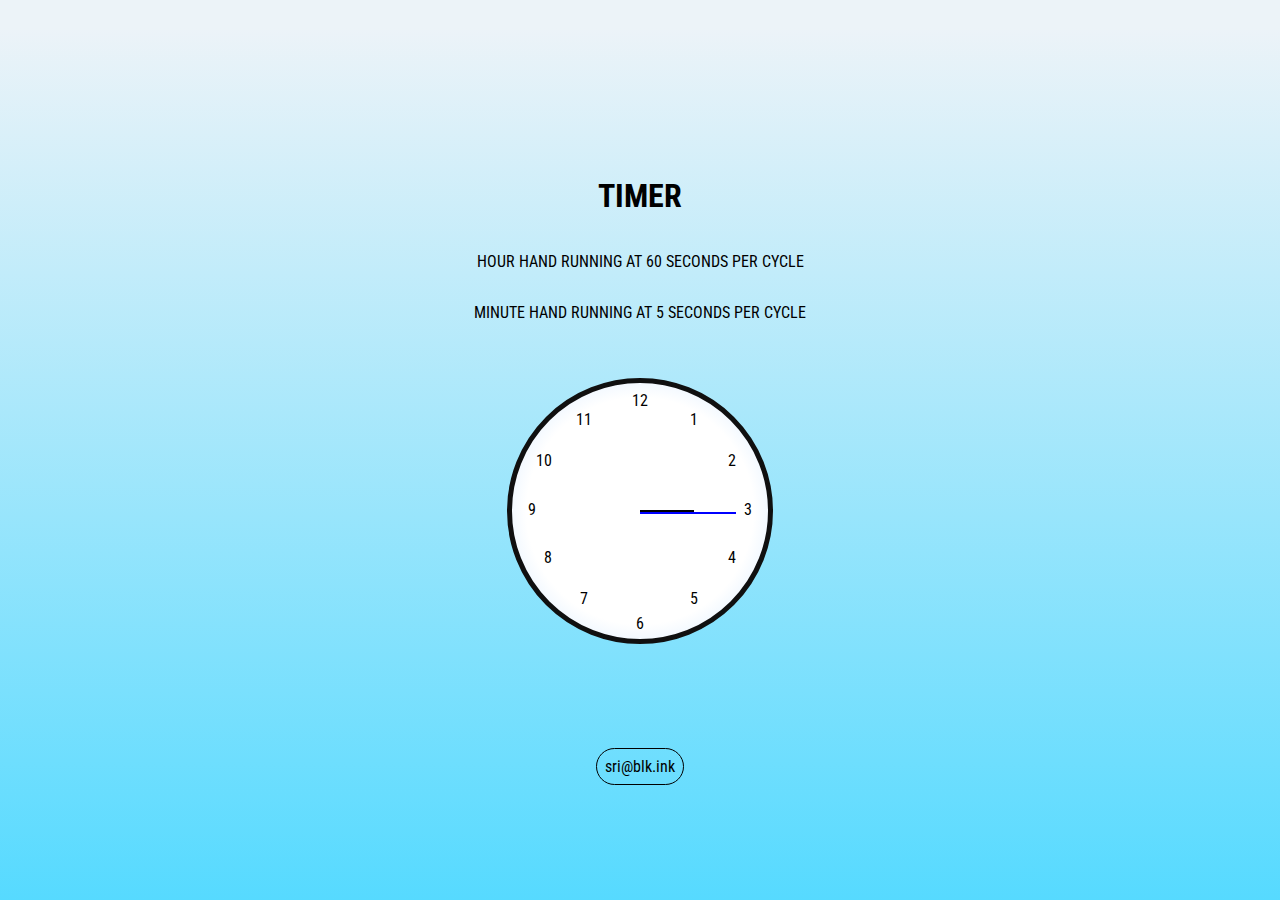
<file: public/index.html>
<!DOCTYPE html>
<html lang="en">
<head>
    <meta charset="UTF-8">
    <meta http-equiv="X-UA-Compatible" content="IE=edge">
    <meta name="viewport" content="width=device-width, initial-scale=1.0">
    <title>TIMER-X</title>
    <link rel="stylesheet" href="app.css">
    <!-- FavIcon link -->
    <link rel="icon" type="image/x-icon" href="Logo Final.png">
    <!-- Font link -->
<link rel="preconnect" href="https://fonts.googleapis.com">
<link rel="preconnect" href="https://fonts.gstatic.com" crossorigin>
<link href="https://fonts.googleapis.com/css2?family=Comfortaa&family=Roboto+Condensed:wght@300&family=Smokum&family=Yanone+Kaffeesatz&display=swap" rel="stylesheet"> 

</head>
<body>
    <div class="text">
    <h1>TIMER</h1>
    <p>HOUR HAND RUNNING AT 60 SECONDS PER CYCLE</p>
    <p>MINUTE HAND RUNNING AT 5 SECONDS PER CYCLE</p>
  </div>
<div class="clock">
<!--Numbers -->  
<div class="numbers">
    <!--line0-->
 <div class="twelve">
    <div class="num12">12</div>
</div>
    <!--line1-->
    <div class="one">
        <div class="num11">11</div>
        <div class="num1">1</div>
    </div>
<!--line2-->
    <div class="two">
        <div class="num10">10</div>
        <div class="num2">2</div>
    </div>
      
 <!--line3-->
    <div class="three">
        <div class="num9">9</div>
        <div class="hands">  
            <div class="smallHand"></div> 
            <div class="bigHand"></div>
            </div>  
        <div class="num3">3</div>
    </div>
 <!--line4-->
 <div class="four">
    <div class="num8">8</div>
    <div class="num4">4</div>
</div>

 <!--line5-->
 <div class="five">
    <div class="num7">7</div>
    <div class="num5">5</div>
</div>

 <!--line6-->
 <div class="six">
    <div class="num6">6</div>
</div>
</div>
</div>

<a class="myInfo" href="mailto:sri@blk.ink">sri@blk.ink</a>

</body>
</html>
</file>
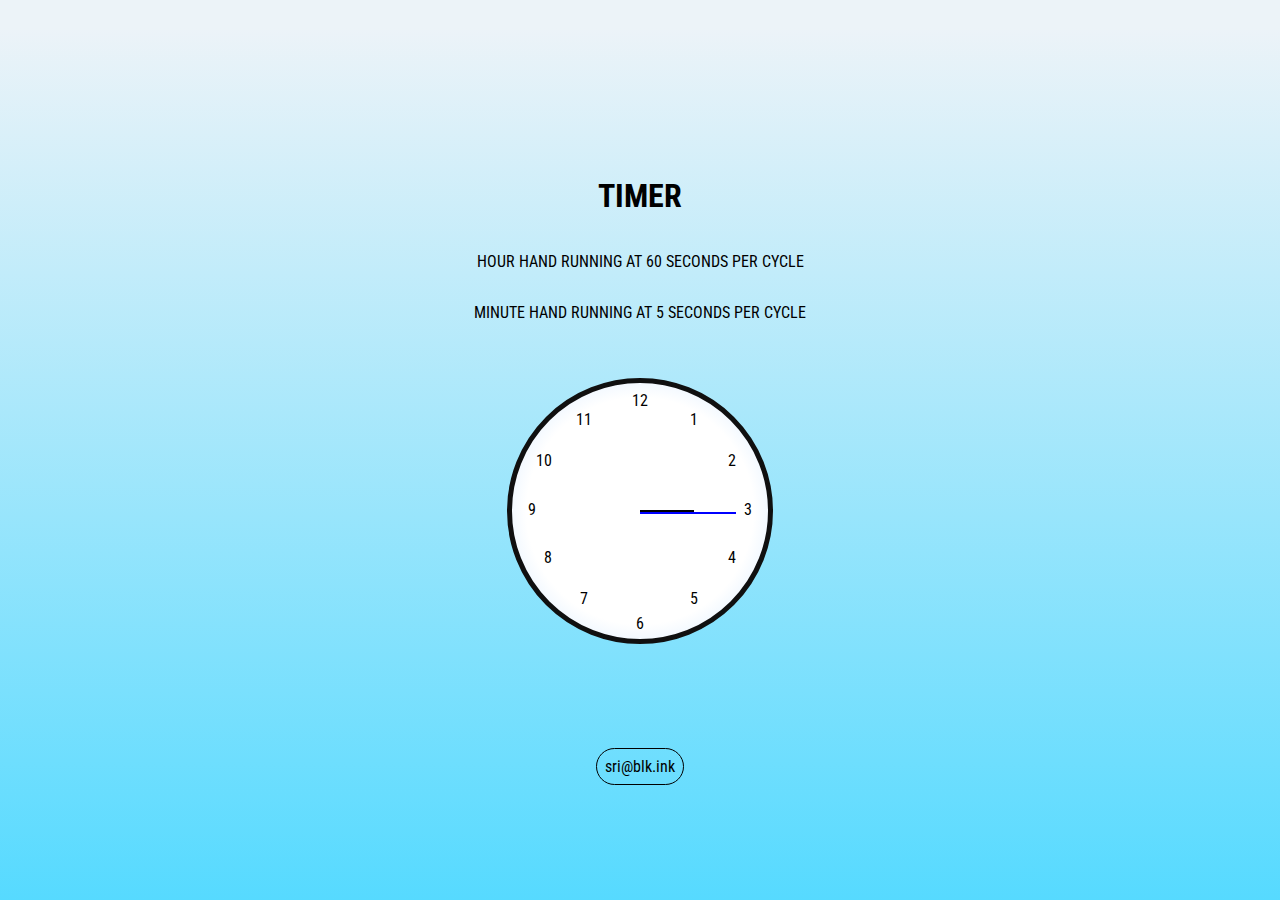
<file: backup/public/index.html>
<!DOCTYPE html>
<html lang="en">
<head>
    <meta charset="UTF-8">
    <meta http-equiv="X-UA-Compatible" content="IE=edge">
    <meta name="viewport" content="width=device-width, initial-scale=1.0">
    <title>TIMER-X</title>
    <link rel="stylesheet" href="app.css">
    <!-- Font link -->
<link rel="preconnect" href="https://fonts.googleapis.com">
<link rel="preconnect" href="https://fonts.gstatic.com" crossorigin>
<link href="https://fonts.googleapis.com/css2?family=Comfortaa&family=Roboto+Condensed:wght@300&family=Smokum&family=Yanone+Kaffeesatz&display=swap" rel="stylesheet"> 

</head>
<body>
    <div class="text">
    <h1>TIMER</h1>
    <p>HOUR HAND RUNNING AT 60 SECONDS PER CYCLE</p>
    <p>MINUTE HAND RUNNING AT 5 SECONDS PER CYCLE</p>
  </div>
<div class="clock">
<!--Numbers -->  
<div class="numbers">
    <!--line0-->
 <div class="twelve">
    <div class="num12">12</div>
</div>
    <!--line1-->
    <div class="one">
        <div class="num11">11</div>
        <div class="num1">1</div>
    </div>
<!--line2-->
    <div class="two">
        <div class="num10">10</div>
        <div class="num2">2</div>
    </div>
      
 <!--line3-->
    <div class="three">
        <div class="num9">9</div>
        <div class="hands">  
            <div class="smallHand"></div> 
            <div class="bigHand"></div>
            </div>  
        <div class="num3">3</div>
    </div>
 <!--line4-->
 <div class="four">
    <div class="num8">8</div>
    <div class="num4">4</div>
</div>

 <!--line5-->
 <div class="five">
    <div class="num7">7</div>
    <div class="num5">5</div>
</div>

 <!--line6-->
 <div class="six">
    <div class="num6">6</div>
</div>
</div>
</div>

<a class="myInfo" href="mailto:sri@blk.ink">sri@blk.ink</a>

</body>
</html>
</file>
<file: public/app.css>
*{
    font-family: 'Roboto Condensed', sans-serif;
}
html body{
margin: 0;
padding: 0;
}
body{
    height: 100vh;

    display: flex;
    flex-direction: column;
    justify-content: center;
    align-items: center;
    /* background: linear-gradient(180deg,rgb(236, 243, 248) 3.13%, #03c8ff 100%); */

    background: linear-gradient(180deg,rgb(236, 243, 248) 3.13%, #56daff 100%);
}
.clock{
display: grid;
width:256px;
height:256px;
    background: radial-gradient(86.15% 86.15% at 50% 50%, #FFFFFF 0%, #FFFFFF 51.49%, #ACD4FF 100%);
    /* border: 5px solid rgb(43, 43, 43); */

    border: 5px solid rgb(16, 16, 16);
    box-shadow: #000000;
    border-radius: 50%;
}   

/*Arranging numbers*/
.numbers{
    display: grid;
    width:256px;
    height:256px;
    grid-template-rows: 1fr repeat(5,2fr) 1fr; 
    /* background-color: rgba(150, 150, 150, 0.295); */
}
.twelve{
    padding-left:120px;
    padding-top: 8px;
    /* border: 1px solid red; */
}
.one,.five{
    display: grid;
    grid-template-columns: 4fr 3fr;
    /* border: 1px solid red;    */
}
.num1{
padding-left: 32px;
}
.num5{
   padding-left:32px;
   padding-top: 16px; 
}
.num7{
    padding-top: 16px; 
    padding-left:68px;
}
.num11{
    padding-left:64px;
}
.two,.four{
    display: grid;
    grid-template-columns: 6fr 2fr;
    /* border: 1px solid red; */
}
.num2{
    padding-left:24px;
}
.num4{
    padding-left:24px;
    padding-top: 16px;
}
.num8{
    padding-left:32px;
    padding-top: 16px;
}
.num10{
    padding-left:24px;
    /* padding-top: 16px;  */
}
.three{
    padding-top: 8px;
    display: grid;
    grid-template-columns: 4fr 1fr 1fr;
    /* border: 1px solid red; */
}
.num9{
padding-left:16px;
}
.num3{
    padding-left:8px;
}
.six{
    display: grid;
    padding-left:124px;
    padding-bottom: 4px;
    /* padding-top: 8px; */
    grid-template-rows: 10fr 1fr;
    /* border: 1px solid red; */
}
/*hands and other styles*/
.hands{
    height:8px;
    padding-top: 10px;
}
.smallHand{
width: 54px;
height:2px;
background-color: black;
animation: rotate 60s infinite linear;
}
.bigHand{

    width:96px;
    height: 2px;
background-color: blue;
animation: rotate 5s infinite linear;
}
.myInfo{
    padding:8px;
    text-decoration: none;
    color: #000000;
    margin-top:104px;
    border-radius: 40px;
    border: 1px solid black;
  
}
.myInfo:hover{
    background-color: #ffffff;
    /* color: #063f6b; */
}
.text{
    display:flex;
    flex-direction: column;
    justify-content:center;
    align-items:center;
    padding: 40px;
}

/*For turning the Clock's hands*/
@keyframes rotate{
    0%{ transform-origin: left;
        transform: rotate(0deg);
    }
    100%{transform-origin: left;
        transform: rotate(360deg);
    }
}
</file>
<file: backup/public/app.css>
*{
    font-family: 'Roboto Condensed', sans-serif;
}
html body{
margin: 0;
padding: 0;
}
body{
    height: 100vh;

    display: flex;
    flex-direction: column;
    justify-content: center;
    align-items: center;
    /* background: linear-gradient(180deg,rgb(236, 243, 248) 3.13%, #03c8ff 100%); */

    background: linear-gradient(180deg,rgb(236, 243, 248) 3.13%, #56daff 100%);
}
.clock{
display: grid;
width:256px;
height:256px;
    background: radial-gradient(86.15% 86.15% at 50% 50%, #FFFFFF 0%, #FFFFFF 51.49%, #ACD4FF 100%);
    /* border: 5px solid rgb(43, 43, 43); */

    border: 5px solid rgb(16, 16, 16);
    box-shadow: #000000;
    border-radius: 50%;
}   

/*Arranging numbers*/
.numbers{
    display: grid;
    width:256px;
    height:256px;
    grid-template-rows: 1fr repeat(5,2fr) 1fr; 
    /* background-color: rgba(150, 150, 150, 0.295); */
}
.twelve{
    padding-left:120px;
    padding-top: 8px;
    /* border: 1px solid red; */
}
.one,.five{
    display: grid;
    grid-template-columns: 4fr 3fr;
    /* border: 1px solid red;    */
}
.num1{
padding-left: 32px;
}
.num5{
   padding-left:32px;
   padding-top: 16px; 
}
.num7{
    padding-top: 16px; 
    padding-left:68px;
}
.num11{
    padding-left:64px;
}
.two,.four{
    display: grid;
    grid-template-columns: 6fr 2fr;
    /* border: 1px solid red; */
}
.num2{
    padding-left:24px;
}
.num4{
    padding-left:24px;
    padding-top: 16px;
}
.num8{
    padding-left:32px;
    padding-top: 16px;
}
.num10{
    padding-left:24px;
    /* padding-top: 16px;  */
}
.three{
    padding-top: 8px;
    display: grid;
    grid-template-columns: 4fr 1fr 1fr;
    /* border: 1px solid red; */
}
.num9{
padding-left:16px;
}
.num3{
    padding-left:8px;
}
.six{
    display: grid;
    padding-left:124px;
    padding-bottom: 4px;
    /* padding-top: 8px; */
    grid-template-rows: 10fr 1fr;
    /* border: 1px solid red; */
}
/*hands and other styles*/
.hands{
    height:8px;
    padding-top: 10px;
}
.smallHand{
width: 54px;
height:2px;
background-color: black;
animation: rotate 60s infinite linear;
}
.bigHand{

    width:96px;
    height: 2px;
background-color: blue;
animation: rotate 5s infinite linear;
}
.myInfo{
    padding:8px;
    text-decoration: none;
    color: #000000;
    margin-top:104px;
    border-radius: 40px;
    border: 1px solid black;
  
}
.myInfo:hover{
    background-color: #ffffff;
    /* color: #063f6b; */
}
.text{
    display:flex;
    flex-direction: column;
    justify-content:center;
    align-items:center;
    padding: 40px;
}

/*For turning the Clock's hands*/
@keyframes rotate{
    0%{ transform-origin: left;
        transform: rotate(0deg);
    }
    100%{transform-origin: left;
        transform: rotate(360deg);
    }
}
</file>
